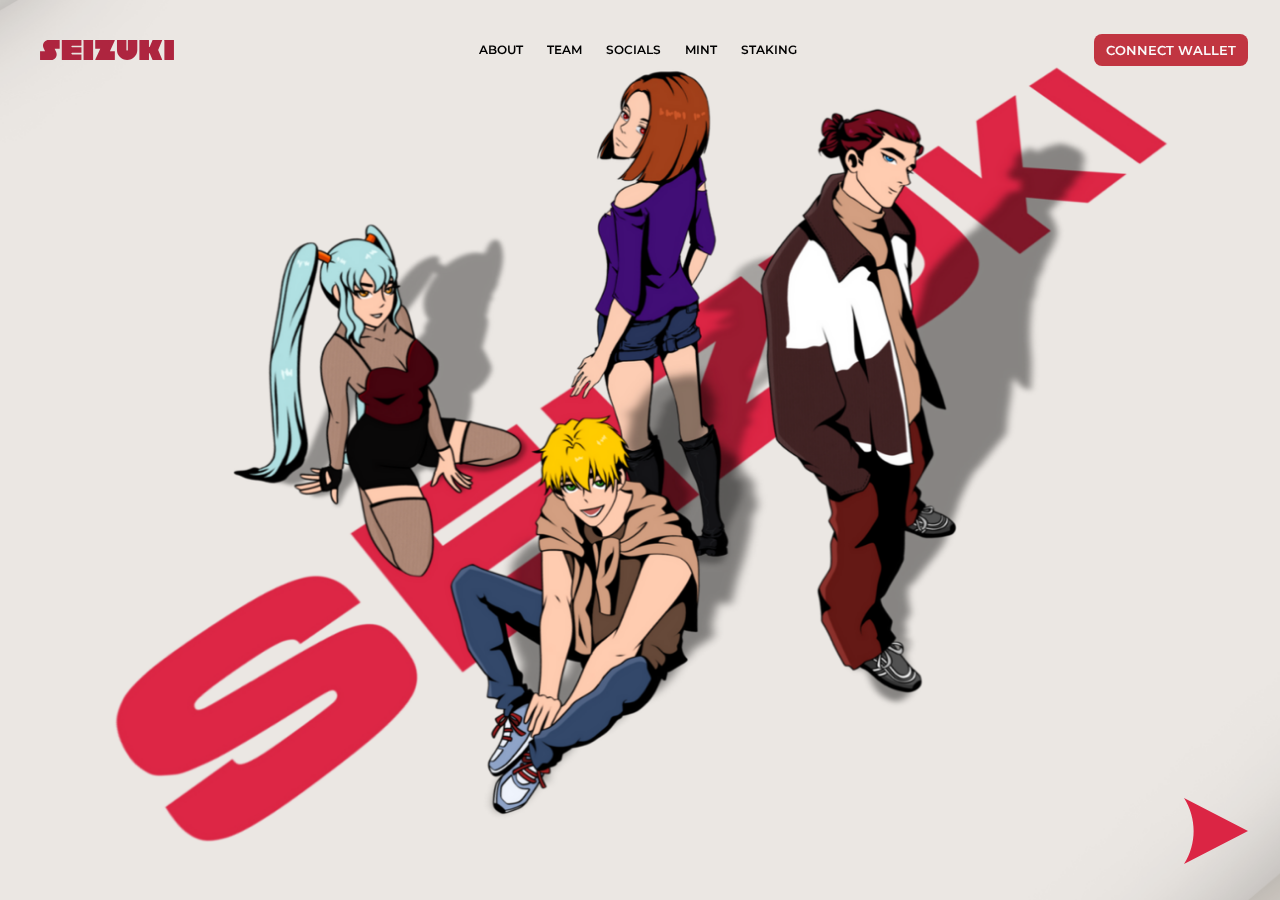
<file: index.html>
<!DOCTYPE html>
<html lang="en">
<head>
    <meta charset="UTF-8">
    <meta name="viewport" content="width=device-width, initial-scale=1.0">
    <title>Seizuki</title>

    <script src="https://code.jquery.com/jquery-3.7.1.min.js" integrity="sha256-/JqT3SQfawRcv/BIHPThkBvs0OEvtFFmqPF/lYI/Cxo=" crossorigin="anonymous"></script>

    <link rel="preconnect" href="https://fonts.googleapis.com">
    <link rel="preconnect" href="https://fonts.gstatic.com" crossorigin>
    <link href="https://fonts.googleapis.com/css2?family=Montserrat:ital,wght@0,100..900;1,100..900&display=swap" rel="stylesheet">

    <link rel="icon" href="img/icon/seizuki_web-icon.svg">

    <link rel="stylesheet" href="css/root.css">
    <link rel="stylesheet" href="css/shared.css">
    <link rel="stylesheet" href="css/index.css">
</head>
<body>
    <nav class="h-box">
        <a id="home-btn" class="h-box" href="">
            <img src="img/icon/seizuki_logo_red.svg">
        </a>
        <div id="page-btns" class="h-box">
            <a class="nav-btn" href="about">About</a>
            <a class="nav-btn" href="team">Team</a>
            <a class="nav-btn" href="socials">Socials</a>
            <a class="nav-btn" href="mint">Mint</a>
            <a class="nav-btn" href="staking">Staking</a>
        </div>
        <button id="connect-btn">Connect Wallet</button>
    </nav>

    <main class="h-box">
        <a id="next-btn" href="about"><img src="img/icon/arrow.svg"></a>

        <div id="connect-box" class="h-box">
            <div id="connect-bg"></div>
            <div id="connect-blur-box" class="blur-box">
                <div id="connect">
                    <div id="connect-hdg" class="h-box">
                        <p>Connect Wallet</p>
                        <img id="close-btn" src="img/icon/close.svg">
                    </div>
                    <hr class="line-1">
                    <div id="connect-body" class="v-box">
                        <p>Use Sei and select a provider to connect your wallet with Seizuki.</p>
                        <div id="connect-choice" class="v-box">
                            <div class="h-box">
                                <div class="connect-network h-box">
                                    <img src="img/icon/sei.svg">
                                    <p>Sei</p>
                                </div>
                            </div>
                            <hr class="line-1">
                            <div id="connect-providers" class="h-box">
                                <div class="connect-provider h-box">
                                    <img src="img/icon/compass.png">
                                    <p>Compass Wallet</p>
                                </div>
                            </div>
                        </div>
                    </div>
                </div>
            </div>
        </div>
    </main>

    <script src="js/shared.js"></script>
</body>
</html>
</file>
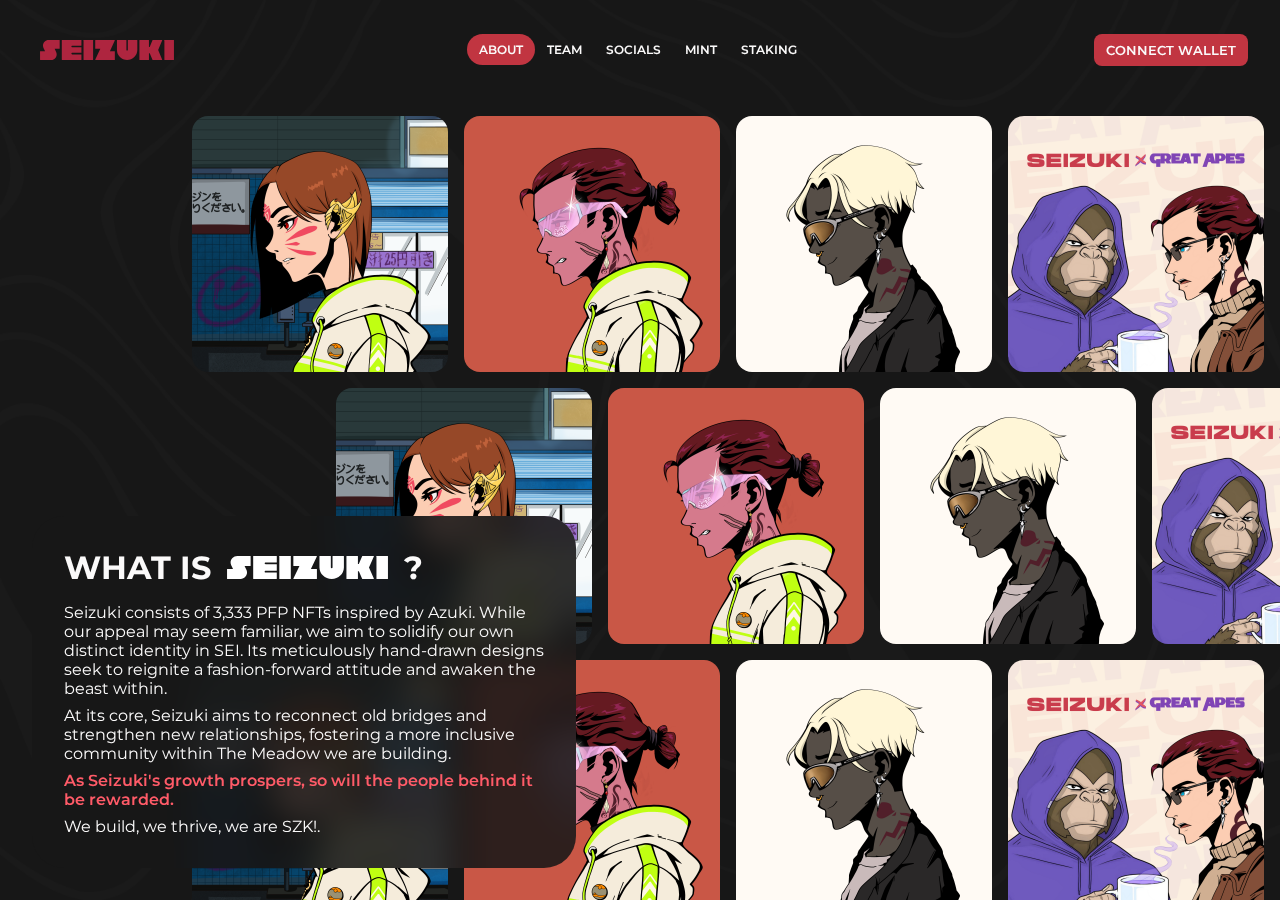
<file: about.html>
<!DOCTYPE html>
<html lang="en">
<head>
    <meta charset="UTF-8">
    <meta name="viewport" content="width=device-width, initial-scale=1.0">
    <title>About Seizuki</title>

    <script src="https://code.jquery.com/jquery-3.7.1.min.js" integrity="sha256-/JqT3SQfawRcv/BIHPThkBvs0OEvtFFmqPF/lYI/Cxo=" crossorigin="anonymous"></script>

    <link rel="preconnect" href="https://fonts.googleapis.com">
    <link rel="preconnect" href="https://fonts.gstatic.com" crossorigin>
    <link href="https://fonts.googleapis.com/css2?family=Montserrat:ital,wght@0,100..900;1,100..900&display=swap" rel="stylesheet">

    <link rel="icon" href="img/icon/seizuki_web-icon.svg">

    <link rel="stylesheet" href="css/root.css">
    <link rel="stylesheet" href="css/shared.css">
    <link rel="stylesheet" href="css/about.css">
</head>
<body>
    <nav class="h-box">
        <a id="home-btn" class="h-box" href="index">
            <img src="img/icon/seizuki_logo_red.svg">
        </a>
        <div id="page-btns" class="h-box">
            <a class="nav-btn-active" href="about">About</a>
            <a class="nav-btn" href="team">Team</a>
            <a class="nav-btn" href="socials">Socials</a>
            <a class="nav-btn" href="mint">Mint</a>
            <a class="nav-btn" href="staking">Staking</a>
        </div>
        <button id="connect-btn">Connect Wallet</button>
    </nav>

    <main class="h-box">
        <div id="about-box" class="v-box">
            <div id="about-hdg" class="h-box">WHAT IS <img src="img/icon/seizuki_logo_white.svg">?</div>
            <div id="about-body" class="v-box">
                <p>
                    Seizuki consists of 3,333 PFP NFTs inspired by Azuki. While our appeal may seem familiar, we aim to solidify our own distinct identity in SEI. Its meticulously hand-drawn designs seek to reignite a fashion-forward attitude and awaken the beast within.
                </p>
                <p>
                    At its core, Seizuki aims to reconnect old bridges and strengthen new relationships, fostering a more inclusive community within The Meadow we are building.
                </p>
                <a href="staking">
                    As Seizuki's growth prospers, so will the people behind it be rewarded.
                </a>
                <p>
                    We build, we thrive, we are SZK!.
                </p>
            </div>
        </div>
        <div id="collage" class="v-box">
            <div class="collage-row">
                <img src="img/model/1.png">
                <img src="img/model/2.png">
                <img src="img/model/3.png">
                <img src="img/model/4.png">
            </div>
            <div class="collage-row collage-row-even">
                <img src="img/model/1.png">
                <img src="img/model/2.png">
                <img src="img/model/3.png">
                <img src="img/model/4.png">
            </div>
            <div class="collage-row">
                <img src="img/model/1.png">
                <img src="img/model/2.png">
                <img src="img/model/3.png">
                <img src="img/model/4.png">
            </div>
            <div class="collage-row collage-row-even">
                <img src="img/model/1.png">
                <img src="img/model/2.png">
                <img src="img/model/3.png">
                <img src="img/model/4.png">
            </div>
            <div class="collage-row">
                <img src="img/model/1.png">
                <img src="img/model/2.png">
                <img src="img/model/3.png">
                <img src="img/model/4.png">
            </div>
            <div class="collage-row collage-row-even">
                <img src="img/model/1.png">
                <img src="img/model/2.png">
                <img src="img/model/3.png">
                <img src="img/model/4.png">
            </div>
            <div class="collage-row">
                <img src="img/model/1.png">
                <img src="img/model/2.png">
                <img src="img/model/3.png">
                <img src="img/model/4.png">
            </div>
            <div class="collage-row collage-row-even">
                <img src="img/model/1.png">
                <img src="img/model/2.png">
                <img src="img/model/3.png">
                <img src="img/model/4.png">
            </div>
        </div>

        <div id="connect-box" class="h-box">
            <div id="connect-bg"></div>
            <div id="connect-blur-box" class="blur-box">
                <div id="connect">
                    <div id="connect-hdg" class="h-box">
                        <p>Connect Wallet</p>
                        <img id="close-btn" src="img/icon/close.svg">
                    </div>
                    <hr class="line-1">
                    <div id="connect-body" class="v-box">
                        <p>Use Sei and select a provider to connect your wallet with Seizuki.</p>
                        <div id="connect-choice" class="v-box">
                            <div class="h-box">
                                <div class="connect-network h-box">
                                    <img src="img/icon/sei.svg">
                                    <p>Sei</p>
                                </div>
                            </div>
                            <hr class="line-1">
                            <div id="connect-providers" class="h-box">
                                <div class="connect-provider h-box">
                                    <img src="img/icon/compass.png">
                                    <p>Compass Wallet</p>
                                </div>
                            </div>
                        </div>
                    </div>
                </div>
            </div>
        </div>
    </main>

    <script src="js/shared.js"></script>
</body>
</html>
</file>
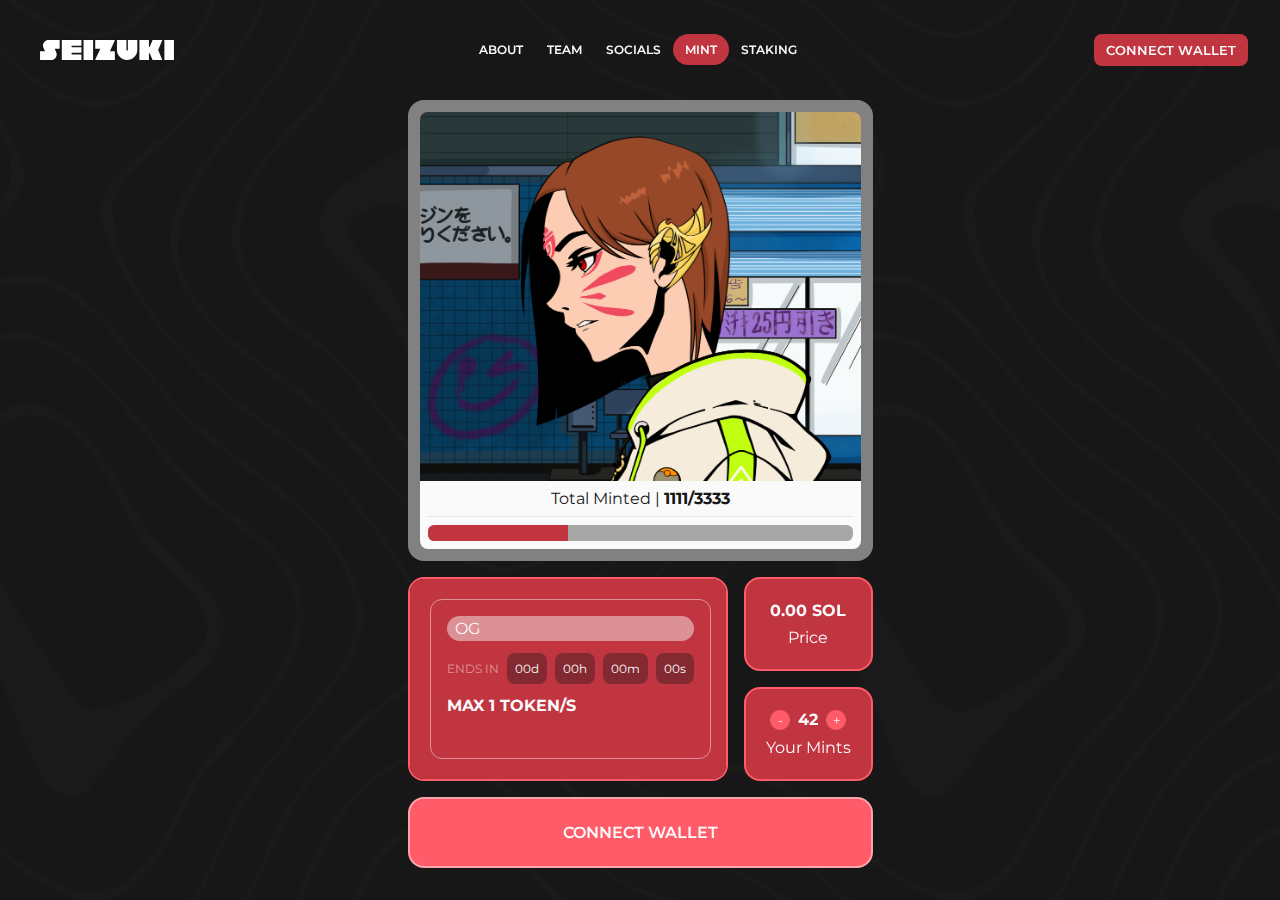
<file: mint.html>
<!DOCTYPE html>
<html lang="en">
<head>
    <meta charset="UTF-8">
    <meta name="viewport" content="width=device-width, initial-scale=1.0">
    <title>Seizuki | Mint</title>

    <script src="https://code.jquery.com/jquery-3.7.1.min.js" integrity="sha256-/JqT3SQfawRcv/BIHPThkBvs0OEvtFFmqPF/lYI/Cxo=" crossorigin="anonymous"></script>

    <link rel="preconnect" href="https://fonts.googleapis.com">
    <link rel="preconnect" href="https://fonts.gstatic.com" crossorigin>
    <link href="https://fonts.googleapis.com/css2?family=Montserrat:ital,wght@0,100..900;1,100..900&display=swap" rel="stylesheet">

    <link rel="icon" href="img/icon/seizuki_web-icon.svg">

    <link rel="stylesheet" href="css/root.css">
    <link rel="stylesheet" href="css/shared.css">
    <link rel="stylesheet" href="css/mint.css">
</head>
<body>
    <nav class="h-box">
        <a id="home-btn" class="h-box" href="/">
            <img src="img/icon/seizuki_logo_white.svg">
        </a>
        <div id="page-btns" class="h-box">
            <a class="nav-btn" href="about">About</a>
            <a class="nav-btn" href="team">Team</a>
            <a class="nav-btn" href="socials">Socials</a>
            <a class="nav-btn-active" href="mint">Mint</a>
            <a class="nav-btn" href="staking">Staking</a>
        </div>
        <button id="connect-btn">Connect Wallet</button>
    </nav>

    <main class="v-box">
        <div id="mint-box" class="v-box">
            <div id="mint-top" class="v-box blur-box">
                <div id="mint-model">
                    <img src="img/model/1.png">
                </div>
                <div id="mint-progress" class="v-box">
                    <p>Total Minted | <b id="current-mints">1111</b><b>/3333</b></p>
                    <hr class="line-1">
                    <div id="mint-bar">
                        <div></div>
                    </div>
                </div>
            </div>
            <div id="mint-bottom" class="v-box">
                <div id="mint-info" class="h-box">
                    <div id="mint-stages" class="h-box">
                        <div class="mint-stage v-box">
                            <p class="mint-title">OG</p>
                            <div class="mint-timer h-box">
                                ENDS IN 
                                <p class="dd">00d</p>
                                <p class="hh">00h</p>
                                <p class="mm">00m</p>
                                <p class="ss">00s</p>
                            </div>
                            <b>MAX 1 TOKEN/S</b>
                        </div>
                        <div class="mint-stage v-box">
                            <p class="mint-title">WL</p>
                            <div class="mint-timer h-box">
                                ENDS IN 
                                <p class="dd">00d</p>
                                <p class="hh">00h</p>
                                <p class="mm">00m</p>
                                <p class="ss">00s</p>
                            </div>
                            <b>MAX 1 TOKEN/S</b>
                        </div>
                        <div class="mint-stage v-box">
                            <p class="mint-title">PUBLIC</p>
                            <div class="mint-timer h-box">
                                ENDS IN 
                                <p class="dd">00d</p>
                                <p class="hh">00h</p>
                                <p class="mm">00m</p>
                                <p class="ss">00s</p>
                            </div>
                            <b>MAX 1 TOKEN/S</b>
                        </div>
                    </div>
                    <div id="mint-nums" class="v-box">
                        <div class="mint-num-box v-box">
                            <b>0.00 SOL</b>
                            <p>Price</p>
                        </div>
                        <div class="mint-num-box v-box">
                            <div class="h-box">
                                <button id="mint-sub">-</button>
                                <b id="your-mints">42</b>
                                <button id="mint-add">+</button>
                            </div>
                            <p>Your Mints</p>
                        </div>
                    </div>
                </div>
                <button id="connect-btn-2">Connect Wallet</button>
            </div>
        </div>

        <div id="connect-box" class="h-box">
            <div id="connect-bg"></div>
            <div id="connect-blur-box" class="blur-box">
                <div id="connect">
                    <div id="connect-hdg" class="h-box">
                        <p>Connect Wallet</p>
                        <img id="close-btn" src="img/icon/close.svg">
                    </div>
                    <hr class="line-1">
                    <div id="connect-body" class="v-box">
                        <p>Use Sei and select a provider to connect your wallet with Seizuki.</p>
                        <div id="connect-choice" class="v-box">
                            <div class="h-box">
                                <div class="connect-network h-box">
                                    <img src="img/icon/sei.svg">
                                    <p>Sei</p>
                                </div>
                            </div>
                            <hr class="line-1">
                            <div id="connect-providers" class="h-box">
                                <div class="connect-provider h-box">
                                    <img src="img/icon/compass.png">
                                    <p>Compass Wallet</p>
                                </div>
                            </div>
                        </div>
                    </div>
                </div>
            </div>
        </div>
    </main>

    <script src="js/shared.js"></script>
    <script src="js/mint.js"></script>
</body>
</html>
</file>
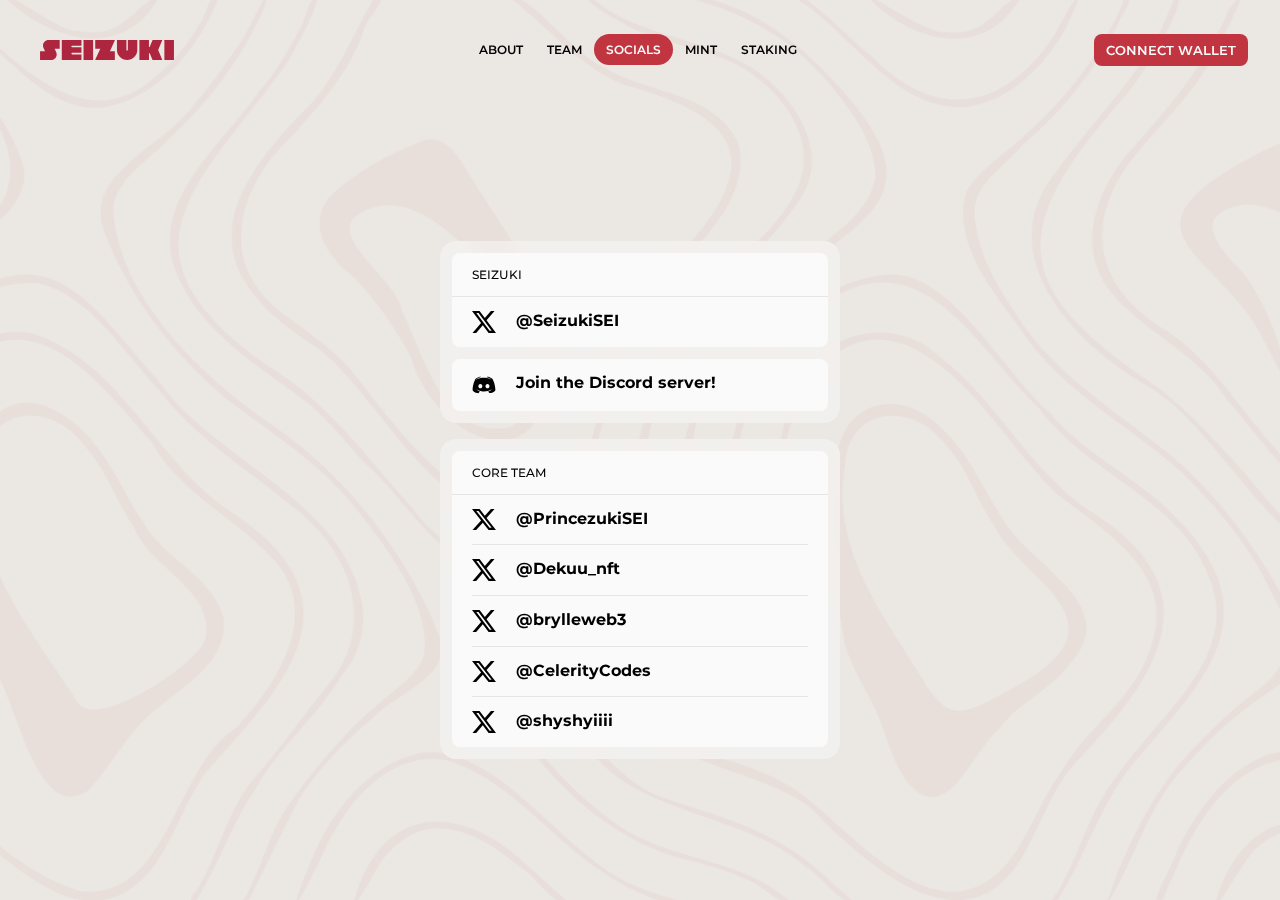
<file: socials.html>
<!DOCTYPE html>
<html lang="en">
<head>
    <meta charset="UTF-8">
    <meta name="viewport" content="width=device-width, initial-scale=1.0">
    <title>Seizuki | Socials</title>

    <script src="https://code.jquery.com/jquery-3.7.1.min.js" integrity="sha256-/JqT3SQfawRcv/BIHPThkBvs0OEvtFFmqPF/lYI/Cxo=" crossorigin="anonymous"></script>

    <link rel="preconnect" href="https://fonts.googleapis.com">
    <link rel="preconnect" href="https://fonts.gstatic.com" crossorigin>
    <link href="https://fonts.googleapis.com/css2?family=Montserrat:ital,wght@0,100..900;1,100..900&display=swap" rel="stylesheet">

    <link rel="icon" href="img/icon/seizuki_web-icon.svg">

    <link rel="stylesheet" href="css/root.css">
    <link rel="stylesheet" href="css/shared.css">
    <link rel="stylesheet" href="css/socials.css">
</head>
<body>
    <nav class="h-box">
        <a id="home-btn" class="h-box" href="index">
            <img src="img/icon/seizuki_logo_red.svg">
        </a>
        <div id="page-btns" class="h-box">
            <a class="nav-btn" href="about">About</a>
            <a class="nav-btn" href="team">Team</a>
            <a class="nav-btn-active" href="socials">Socials</a>
            <a class="nav-btn" href="mint">Mint</a>
            <a class="nav-btn" href="staking">Staking</a>
        </div>
        <button id="connect-btn">Connect Wallet</button>
    </nav>

    <main class="v-box">
        <div class="socials-blur-box blur-box">
            <div class="socials-box v-box">
                <div class="socials-cluster v-box">
                    <p class="socials-title">Seizuki</p>
                    <hr class="line-1">
                    <a href="https://x.com/SeizukiSEI?s=20">
                        <div class="socials-item h-box">
                            <img src="img/icon/x.svg">
                            <p>@SeizukiSEI</p>
                        </div>
                    </a>
                </div>
                <div class="socials-cluster v-box">
                    <a href="https://x.com/SeizukiSEI?s=20">
                        <div class="socials-item h-box">
                            <img src="img/icon/discord.svg">
                            <p>Join the Discord server!</p>
                        </div>
                    </a>
                </div>
            </div>
        </div>
        <div class="socials-blur-box blur-box">
            <div class="socials-box v-box">
                <div class="socials-cluster v-box">
                    <p class="socials-title">Core Team</p>
                    <hr class="line-1">
                    <a href="https://x.com/PrincezukiSEI?s=20">
                        <div class="socials-item h-box">
                            <img src="img/icon/x.svg">
                            <p>@PrincezukiSEI</p>
                        </div>
                    </a>
                    <hr class="line-2">
                    <a href="https://x.com/Dekuu_nft?s=20">
                        <div class="socials-item h-box">
                            <img src="img/icon/x.svg">
                            <p>@Dekuu_nft</p>
                        </div>
                    </a>
                    <hr class="line-2">
                    <a href="https://x.com/brylleweb3?s=20">
                        <div class="socials-item h-box">
                            <img src="img/icon/x.svg">
                            <p>@brylleweb3</p>
                        </div>
                    </a>
                    <hr class="line-2">
                    <a href="https://x.com/CelerityCodes?s=20">
                        <div class="socials-item h-box">
                            <img src="img/icon/x.svg">
                            <p>@CelerityCodes</p>
                        </div>
                    </a>
                    <hr class="line-2">
                    <a href="https://x.com/shyshyiiii?s=20">
                        <div class="socials-item h-box">
                            <img src="img/icon/x.svg">
                            <p>@shyshyiiii</p>
                        </div>
                    </a>
                </div>
            </div>
        </div>

        <div id="connect-box" class="h-box">
            <div id="connect-bg"></div>
            <div id="connect-blur-box" class="blur-box">
                <div id="connect">
                    <div id="connect-hdg" class="h-box">
                        <p>Connect Wallet</p>
                        <img id="close-btn" src="img/icon/close.svg">
                    </div>
                    <hr class="line-1">
                    <div id="connect-body" class="v-box">
                        <p>Use Sei and select a provider to connect your wallet with Seizuki.</p>
                        <div id="connect-choice" class="v-box">
                            <div class="h-box">
                                <div class="connect-network h-box">
                                    <img src="img/icon/sei.svg">
                                    <p>Sei</p>
                                </div>
                            </div>
                            <hr class="line-1">
                            <div id="connect-providers" class="h-box">
                                <div class="connect-provider h-box">
                                    <img src="img/icon/compass.png">
                                    <p>Compass Wallet</p>
                                </div>
                            </div>
                        </div>
                    </div>
                </div>
            </div>
        </div>
    </main>

    <script src="js/shared.js"></script>
</body>
</html>
</file>
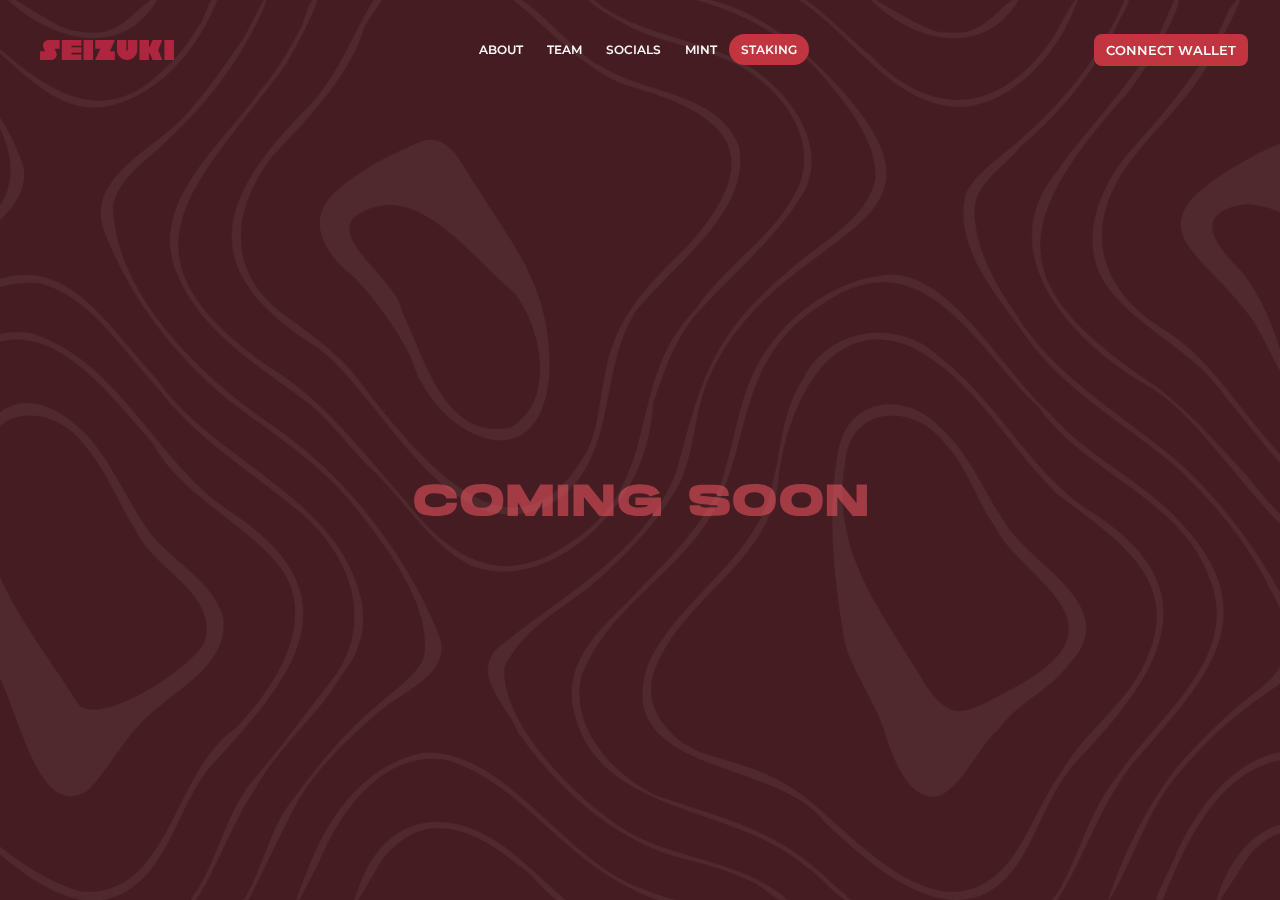
<file: staking.html>
<!DOCTYPE html>
<html lang="en">
<head>
    <meta charset="UTF-8">
    <meta name="viewport" content="width=device-width, initial-scale=1.0">
    <title>Seizuki | Staking</title>

    <script src="https://code.jquery.com/jquery-3.7.1.min.js" integrity="sha256-/JqT3SQfawRcv/BIHPThkBvs0OEvtFFmqPF/lYI/Cxo=" crossorigin="anonymous"></script>

    <link rel="preconnect" href="https://fonts.googleapis.com">
    <link rel="preconnect" href="https://fonts.gstatic.com" crossorigin>
    <link href="https://fonts.googleapis.com/css2?family=Montserrat:ital,wght@0,100..900;1,100..900&display=swap" rel="stylesheet">

    <link rel="icon" href="img/icon/seizuki_web-icon.svg">

    <link rel="stylesheet" href="css/root.css">
    <link rel="stylesheet" href="css/shared.css">
    <link rel="stylesheet" href="css/staking.css">
</head>
<body>
    <nav class="h-box">
        <a id="home-btn" class="h-box" href="/">
            <img src="img/icon/seizuki_logo_red.svg">
        </a>
        <div id="page-btns" class="h-box">
            <a class="nav-btn" href="about">About</a>
            <a class="nav-btn" href="team">Team</a>
            <a class="nav-btn" href="socials">Socials</a>
            <a class="nav-btn" href="mint">Mint</a>
            <a class="nav-btn-active" href="staking">Staking</a>
        </div>
        <button id="connect-btn">Connect Wallet</button>
    </nav>

    <main class="h-box">
        <img id="coming-soon-txt" src="img/txt_coming-soon.svg">

        <div id="connect-box" class="h-box">
            <div id="connect-bg"></div>
            <div id="connect-blur-box" class="blur-box">
                <div id="connect">
                    <div id="connect-hdg" class="h-box">
                        <p>Connect Wallet</p>
                        <img id="close-btn" src="img/icon/close.svg">
                    </div>
                    <hr class="line-1">
                    <div id="connect-body" class="v-box">
                        <p>Use Sei and select a provider to connect your wallet with Seizuki.</p>
                        <div id="connect-choice" class="v-box">
                            <div class="h-box">
                                <div class="connect-network h-box">
                                    <img src="img/icon/sei.svg">
                                    <p>Sei</p>
                                </div>
                            </div>
                            <hr class="line-1">
                            <div id="connect-providers" class="h-box">
                                <div class="connect-provider h-box">
                                    <img src="img/icon/compass.png">
                                    <p>Compass Wallet</p>
                                </div>
                            </div>
                        </div>
                    </div>
                </div>
            </div>
        </div>
    </main>

    <script src="js/shared.js"></script>
</body>
</html>
</file>
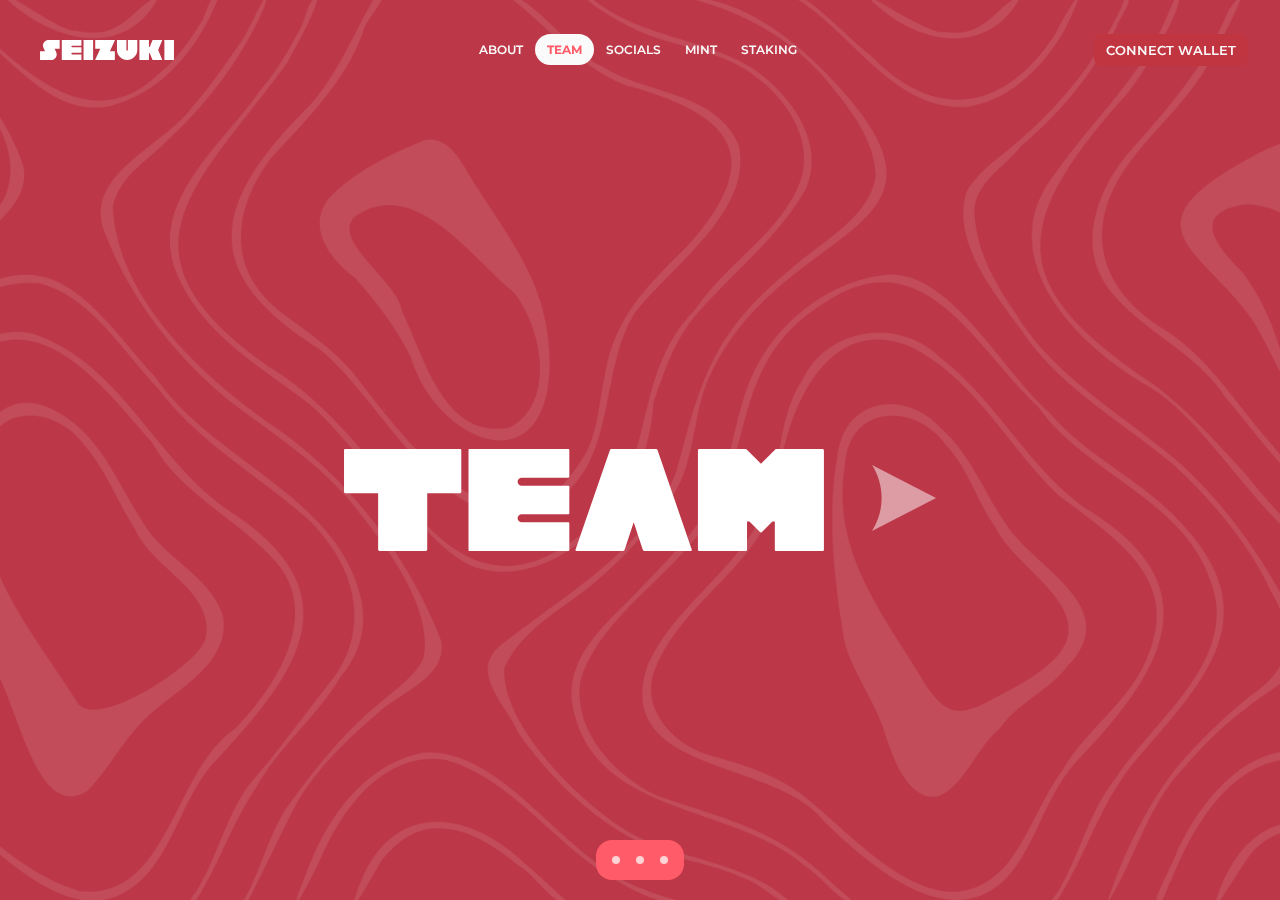
<file: team.html>
<!DOCTYPE html>
<html lang="en">
<head>
    <meta charset="UTF-8">
    <meta name="viewport" content="width=device-width, initial-scale=1.0">
    <title>Seizuki | Team</title>

    <script src="https://code.jquery.com/jquery-3.7.1.min.js" integrity="sha256-/JqT3SQfawRcv/BIHPThkBvs0OEvtFFmqPF/lYI/Cxo=" crossorigin="anonymous"></script>

    <link rel="preconnect" href="https://fonts.googleapis.com">
    <link rel="preconnect" href="https://fonts.gstatic.com" crossorigin>
    <link href="https://fonts.googleapis.com/css2?family=Montserrat:ital,wght@0,100..900;1,100..900&display=swap" rel="stylesheet">

    <link rel="icon" href="img/icon/seizuki_web-icon.svg">

    <link rel="stylesheet" href="css/root.css">
    <link rel="stylesheet" href="css/shared.css">
    <link rel="stylesheet" href="css/team.css">
</head>
<body>
    <nav class="h-box">
        <a id="home-btn" class="h-box" href="index">
            <img src="img/icon/seizuki_logo_red.svg">
        </a>
        <div id="page-btns" class="h-box">
            <a class="nav-btn" href="about">About</a>
            <a class="nav-btn-active" href="team">Team</a>
            <a class="nav-btn" href="socials">Socials</a>
            <a class="nav-btn" href="mint">Mint</a>
            <a class="nav-btn" href="staking">Staking</a>
        </div>
        <button id="connect-btn">Connect Wallet</button>
    </nav>

    <main class="h-box">
        <div id="team-box">
            <div id="team-slider" class="h-box">
                <div id="title">
                    <img id="team-text" src="img/icon/team.svg">
                    <a href="#core-team"><img id="team-arrow" src="img/icon/arrow.svg"></a>
                </div>
                <div id="core-team">
                    <div class="member-card-box blur-box h-box">
                        <div class="member-card v-box">
                            <img class="member-img" src="img/model/1.png">
                            <div class="member-text v-box">
                                <p class="member-role">Founder</p>
                                <p class="member-name">Princezuki</p>
                                <p class="member-desc">
                                    Princezuki, the visionary founder of SEIZUKI, embodies the spirit of innovation and forward-thinking. 
                                </p>
                            </div>
                            <img class="member-zodiac" src="img/zodiac/sagittarius.png">
                        </div>
                    </div>
                    <div class="member-card-box blur-box h-box">
                        <div class="member-card v-box">
                            <img class="member-img" src="img/model/1.png">
                            <div class="member-text v-box">
                                <p class="member-role">Marketing</p>
                                <p class="member-name">JellyNFT</p>
                                <p class="member-desc">
                                    With a focus on stability and practicality, Jelly ensures that SZK's message resonates with the community, building trust and fostering growth.
                                </p>
                            </div>
                            <img class="member-zodiac" src="img/zodiac/taurus.png">
                        </div>
                    </div>
                    <div class="member-card-box blur-box h-box">
                        <div class="member-card v-box">
                            <img class="member-img" src="img/model/1.png">
                            <div class="member-text v-box">
                                <p class="member-role">Marketing</p>
                                <p class="member-name">Dekuu</p>
                                <p class="member-desc">
                                    Dekuu is a wonderer who's committed on his own path towards the eudaimonia the SEI ecosystem.
                                </p>
                            </div>
                            <img class="member-zodiac" src="img/zodiac/aquarius.png">
                        </div>
                    </div>
                    <div class="member-card-box blur-box h-box">
                        <div class="member-card v-box">
                            <img class="member-img" src="img/model/1.png">
                            <div class="member-text v-box">
                                <p class="member-role">Marketing</p>
                                <p class="member-name">Brylle</p>
                                <p class="member-desc">
                                    Brylle is a brave soul that dared to conquer and overcome the difficulties in SEI's world
                                </p>
                            </div>
                            <img class="member-zodiac" src="img/zodiac/virgo.png">
                        </div>
                    </div>
                    <div class="member-card-box blur-box h-box">
                        <div class="member-card v-box">
                            <img class="member-img" src="img/model/1.png">
                            <div class="member-text v-box">
                                <p class="member-role">Marketing</p>
                                <p class="member-name">Hashi</p>
                                <p class="member-desc">
                                    Hashi's fresh perspective and spontaneous ideas enspirits SZK's vision of bringing people together.
                                </p>
                            </div>
                            <img class="member-zodiac" src="img/zodiac/capricorn.png">
                        </div>
                    </div><div class="member-card-box blur-box h-box">
                        <div class="member-card v-box">
                            <img class="member-img" src="img/model/1.png">
                            <div class="member-text v-box">
                                <p class="member-role">Developer</p>
                                <p class="member-name">Celerity</p>
                                <p class="member-desc">
                                    Celerity's disciplined and ambitious nature give him an edge at what he does, while still having being fun.
                                </p>
                            </div>
                            <img class="member-zodiac" src="img/zodiac/capricorn.png">
                        </div>
                    </div>
                    <div class="member-card-box blur-box h-box">
                        <div class="member-card v-box">
                            <img class="member-img" src="img/model/1.png">
                            <div class="member-text v-box">
                                <p class="member-role">Artist</p>
                                <p class="member-name">Shyee</p>
                                <p class="member-desc">
                                    An artist with nothing but her ideas, judgements and a pen, Shyee's creativity brought Princezuki's vision of SEIZUKI to life. 
                                </p>
                            </div>
                            <img class="member-zodiac" src="img/zodiac/virgo.png">
                        </div>
                    </div>
                </div>
                <div id="assistants">
                    <div class="member-card-box-small blur-box h-box">
                        <div class="member-card v-box">
                            <img class="member-img" src="img/model/1.png">
                            <div class="member-text-small v-box">
                                <p class="member-role">Assistant</p>
                                <p class="member-name">Mouse</p>
                            </div>
                            <img class="member-zodiac" src="img/zodiac/capricorn.png">
                        </div>
                    </div>
                    <div class="member-card-box-small blur-box h-box">
                        <div class="member-card v-box">
                            <img class="member-img" src="img/model/1.png">
                            <div class="member-text-small v-box">
                                <p class="member-role">Assistant</p>
                                <p class="member-name">Miri</p>
                            </div>
                            <img class="member-zodiac" src="img/zodiac/pisces.png">
                        </div>
                    </div>
                    <div class="member-card-box-small blur-box h-box">
                        <div class="member-card v-box">
                            <img class="member-img" src="img/model/1.png">
                            <div class="member-text-small v-box">
                                <p class="member-role">Assistant</p>
                                <p class="member-name">Wintersnow</p>
                            </div>
                            <img class="member-zodiac" src="img/zodiac/cancer.png">
                        </div>
                    </div>
                    <div class="member-card-box-small blur-box h-box">
                        <div class="member-card v-box">
                            <img class="member-img" src="img/model/1.png">
                            <div class="member-text v-box">
                                <p class="member-role">Assistant</p>
                                <p class="member-name">Klee</p>
                            </div>
                            <img class="member-zodiac" src="img/zodiac/aries.png">
                        </div>
                    </div>
                </div>
            </div>
            
            <div id="team-slider-nav">
                <a href="#title"></a>
                <a href="#core-team"></a>
                <a href="#assistants"></a>
            </div>
        </div>

        <div id="connect-box" class="h-box">
            <div id="connect-bg"></div>
            <div id="connect-blur-box" class="blur-box">
                <div id="connect">
                    <div id="connect-hdg" class="h-box">
                        <p>Connect Wallet</p>
                        <img id="close-btn" src="img/icon/close.svg">
                    </div>
                    <hr class="line-1">
                    <div id="connect-body" class="v-box">
                        <p>Use Sei and select a provider to connect your wallet with Seizuki.</p>
                        <div id="connect-choice" class="v-box">
                            <div class="h-box">
                                <div class="connect-network h-box">
                                    <img src="img/icon/sei.svg">
                                    <p>Sei</p>
                                </div>
                            </div>
                            <hr class="line-1">
                            <div id="connect-providers" class="h-box">
                                <div class="connect-provider h-box">
                                    <img src="img/icon/compass.png">
                                    <p>Compass Wallet</p>
                                </div>
                            </div>
                        </div>
                    </div>
                </div>
            </div>
        </div>
    </main>

    <script src="js/shared.js"></script>
    <script src="js/team.js"></script>
</body>
</html>
</file>
<file: css/root.css>
:root {
    --white-alpha: #fbfafa77;
    --white-alpha2: #fbfafa1c;
    --white: #fbfafa;
    --black: #171717;
    --black-alpha: #17171717;
    --black-alpha2: #1717175d;
    --black-alpha3: #171717de;
    --gray: #2F2F2F;
    --gray-light: #434343;
    --primary: #c13541;
    --primary-light: #ff5b68;
    --primary-dark: #660e16;
    --success: #b0ffa0d0;
    --bg: #ebe7e3;
}
</file>
<file: css/shared.css>
* {
    margin: 0;
    padding: 0;
    box-sizing: border-box;
    border: 0 solid;
    font-family: "Montserrat";
    transition: all 0.15s;
}

::-webkit-scrollbar {
    width: 1rem;
} ::-webkit-scrollbar-track {
    background-color: transparent;
} ::-webkit-scrollbar-thumb {
    background-color: var(--primary-light);
    border-radius: 1rem;
    border: 0.35rem solid transparent;
    background-clip: content-box;
} 

.v-box {
    display: flex;
    flex-direction: column;
}

.h-box {
    display: flex;
}

html {
    height: 100%;
}

body {
    flex: 1;
    display: flex;
    width: 100%;
    height: 100%;
}

main {
    margin-top: 6.25rem;
    flex: 1;
    width: 100%;
}

a {
    color: inherit;
    text-decoration: none;
}

button {
    cursor: pointer;
}

nav {
    gap: 1rem;
    position: fixed;
    padding: 2rem;
    left: 0;
    right: 0;
    top: 0;
    justify-content: space-between;
    align-items: center;
}

#home-btn {
    padding: 0.5rem;
    height: 100%;
    border-radius: 0.5rem;
    cursor: pointer;
} #home-btn:hover {
    background-color: var(--primary);
} #home-btn:hover img {
    filter: brightness(10);
}

#home-btn img {
    max-height: 1.25rem;
    height: 100%;
    width: 100%;
}

.nav-btn, .nav-btn-active {
    display: flex;
    justify-content: center;
    align-items: center;
    text-transform: uppercase;
    font-weight: 600;
    font-size: 0.75rem;
    padding: 0.5rem 0.75rem;
    border-radius: 9999rem;
} .nav-btn:hover {
    background-color: var(--white);
} .nav-btn-active {
    background-color: var(--primary);
    color: var(--white);
    pointer-events: none;
    cursor: default;
}

#connect-btn {
    text-wrap: nowrap;
    text-transform: uppercase;
    background-color: var(--primary);
    color: var(--white);
    font-weight: 600;
    padding: 0.5rem 0.75rem;
    border-radius: 0.5rem;
} #connect-btn:hover {
    opacity: 0.75;
}

.blur-box {
    display: flex;
    background-color: var(--white-alpha);
    backdrop-filter: blur(0.75rem);
    border-radius: 1rem;
    padding: 0.75rem;
    gap: 0.75rem;
}

.blur-box > div {
    border-radius: 0.75rem;
}

.line-1 {
    border: none;
    border-top: 0.0625rem solid var(--black-alpha);
}

.line-2 {
    margin: 0px 1.25rem;
    border: none;
    border-top: 0.0625rem solid var(--black-alpha);
}

#connect-box {
    opacity: 0;
    position: fixed;
    align-items: center;
    justify-content: center;
    pointer-events: none;
    top: 0;
    left: 0;
    right: 0;
    bottom: 0;
    transition: opacity 0.3s ease;
}

#connect-bg {
    width: 100%;
    height: 100%;
    position: absolute;
    background-color: var(--black-alpha2);
}

#connect {
    background-color: var(--white);
    max-width: 24rem;    
}

#connect-hdg {
    text-transform: uppercase;
    font-weight: 700;
    font-size: 1.25rem;
    justify-content: space-between;
    padding: 1rem 1.5rem;
}

#connect-hdg img {
    width: 0.875rem;
    cursor: pointer;
}

#connect-body {
    padding: 1.5rem;
    gap: 1rem;
}

#connect-choice {
    border: 0.0625rem solid var(--black-alpha);
    border-radius: 0.5rem;
}

.connect-network {
    padding: 0.75rem 1rem;
    gap: 0.5rem;
    align-items: center;
    border-bottom: 0.1875rem solid var(--primary);
    cursor: pointer;
} .connect-network:hover {
    background-color: var(--black-alpha);
}

.connect-network img {
    width: 1.25rem;
}

#connect-providers {
    padding: 1rem;
}

.connect-provider {
    flex: 1;
    padding: 0.875rem;
    border: 0.0625rem solid var(--black-alpha);
    border-radius: 0.5rem;
    align-items: center;
    gap: 1rem;
    cursor: pointer;
} .connect-provider:hover {
    background-color: var(--black-alpha);
}

.connect-provider img {
    width: 2.5rem;
    border-radius: 0.5rem;
}

@media only screen and (max-width: 715px) {
    nav {
        padding: 1rem;
        flex-direction: column;
        justify-content: center;
    }

    .nav-btn, .nav-btn-active {
        font-size: 0.625rem;
    }
    
    #connect-btn {
        display: none;
    }
}

@media only screen and (max-width: 450px) {
    #connect-blur-box {
        position: fixed;
        left: 1.25rem;
        right: 1.25rem;
    }

    #connect {
        max-width: none;
        width: 100%;
    }
}
</file>
<file: css/index.css>
body {
    background: url("../img/bg/splash.png") no-repeat fixed;
    background-size: cover;
    background-position: center center;
}

#next-btn {
    position: fixed;
    bottom: 2rem;
    right: 2rem;
    width: 4rem;
} #next-btn:hover {
    opacity: 0.75;
}
</file>
<file: css/about.css>
body {
    background: url("../img/bg/black.png") no-repeat fixed;
    background-position: center center;
    background-size: cover;
}

.nav-btn {
    color: var(--white);
} .nav-btn:hover {
    color: var(--black);
}

main {
    justify-content: flex-end;
}

#about-box {
    background-color: var(--black-alpha3);
    padding: 2rem;
    border-radius: 2rem;
    backdrop-filter: blur(1rem);
    --webkit-backdrop-filter: blur(1rem);
    color: var(--white);
    position: fixed;
    bottom: 2rem;
    left: 2rem;
    gap: 1rem;
}

#about-hdg {
    font-size: 2rem;
    font-weight: 700;
    align-items: center;
    text-wrap: nowrap;
    gap: 1rem;
}

#about-hdg img {
    max-height: 1.5rem;
}

#about-body {
    max-width: 30rem;
    gap: 0.5rem;
}

#about-body a {
    color: var(--primary-light);
    font-weight: 600;
} #about-body a:hover {
    color: var(--primary);
}

#collage {
    gap: 1rem;
    align-items: flex-end;
    padding: 1rem;
    overflow-y: scroll;
    overflow-x: hidden;
}

.collage-row {
    display: flex;
    justify-content: flex-end;
    gap: 1rem;
} .collage-row img {
    max-width: 16rem;
    aspect-ratio: 1;
    border-radius: 1rem;
    cursor: pointer;
} .collage-row img:hover {
    opacity: 0.5;
}

.collage-row-even {
    margin-right: -9rem;
}

@media only screen and (max-width: 1250px) {
    #about-box {
        right: 2rem;
    }

    #about-hdg {
        display: none;
    }
}
</file>
<file: css/mint.css>
body {
    background: url("../img/bg/black.png") no-repeat fixed;
    background-position: center center;
    background-size: cover;
}

.nav-btn {
    color: var(--white);
} .nav-btn:hover {
    color: var(--black);
}

main {
    justify-content: flex-start;
    align-items: center;
    padding-bottom: 2rem;
}

#mint-box {
    color: var(--white);
    flex: 1;
    height: 100%;
    gap: 1rem;
}

#mint-box button {
    color: var(--white);
}

#mint-top {
    width: 100%;
    height: 60%;
    gap: 0;
}

#mint-model {
    flex: 1;
    aspect-ratio: 1;
    width: 100%;
    height: 100%;
    border-radius: 0.5rem 0.5rem 0 0;
    background-color: var(--primary);
    overflow: hidden;
}

#mint-model img {
    aspect-ratio: 1;
    object-fit: cover;
    width: 100%;
    height: 100%;
}

#mint-progress {
    flex: 0;
    text-align: center;
    width: 100%;
    height: 100%;
    border-radius: 0 0  0.5rem 0.5rem;
    gap: 0.5rem;
    background-color: var(--white);
    padding: 0.5rem;
}

#mint-progress p, #mint-progress b {
    color: var(--black);
}

#mint-bar {
    width: 100%;
    background-color: var(--black-alpha2);
    border-radius: 0.4rem;
    overflow: hidden;
    cursor: pointer;
} #mint-bar:hover {
    opacity: 0.75;
}

#mint-bar div {
    width: 33%;
    background-color: var(--primary);
    padding: 0.5rem;
}

#mint-bottom {
    height: 45%;
    gap: 1rem;
}

#mint-info {
    flex: 1;
    gap: 1rem;
}

#mint-stages {
    width: 70%;
    max-width: 20rem;
    background-color: var(--primary);
    border-radius: 1rem;
    padding: 1.25rem;
    border: 0.125rem solid var(--primary-light);
    gap: 1rem;
    overflow-x: scroll;
}

.mint-stage {
    gap: 0.75rem;
    padding: 1rem;
    border: 0.0625rem solid var(--white-alpha);
    border-radius: 0.75rem;
    cursor: pointer;
} .mint-stage:hover {
    background-color: var(--white-alpha);
}

.mint-title {
    padding: 0.2rem 0.5rem;
    background-color: var(--white-alpha);
    border-radius: 9999px;
}

.mint-timer {
    font-size: 0.75rem;
    text-wrap: nowrap;
    gap: 0.5rem;
    color: var(--white-alpha);
    align-items: center;
}

.mint-timer p {
    color: var(--white);
    padding: 0.5rem;
    background-color: var(--black-alpha2);
    border-radius: 0.5rem;
}

#mint-nums {
    width: 30%;
    flex: 1;
    gap: 1rem;
}

.mint-num-box {
    flex: 1;
    align-items: center;
    justify-content: center;
    background-color: var(--primary);
    padding: 1.25rem;
    border-radius: 1rem;
    gap: 0.5rem;
    border: 0.125rem solid var(--primary-light);
    text-align: center;
}

.mint-num-box .h-box {
    gap: 0.5rem;
}

.mint-num-box button {
    aspect-ratio: 1;
    width: 1.25rem;
    display: flex;
    align-items: center;
    justify-content: center;
    background-color: var(--primary-light);
    border-radius: 50%;
} .mint-num-box button:hover {
    background-color: var(--white-alpha);
}

#connect-btn-2 {
    font-weight: 600;
    font-size: 1rem;
    text-transform: uppercase;
    background-color: var(--primary-light);
    padding: 1.5rem 2rem;
    border-radius: 1rem;
    border: 0.125rem solid var(--white-alpha);
} #connect-btn-2:hover {
    background-color: var(--primary);
}

@media only screen and (max-width: 500px) {
    #mint-box {
        width: 100%;
        padding: 1rem;
    }

    .mint-num-box {
        overflow: hidden;
    }
}
</file>
<file: css/socials.css>
body {
    background: url("../img/bg/beige.png") no-repeat fixed;
    background-position: center center;
    background-size: cover;
}

main {
    align-items: center;
    justify-content: center;
    gap: 1rem;
}

.socials-blur-box {
    max-width: 25rem;
    width: 100%;
}

.socials-box {
    gap: 0.75rem;
    width: 100%;
}

.socials-cluster {
    background-color: var(--white);
    border-radius: 0.5rem;
    overflow: hidden;
}

.socials-title {
    text-transform: uppercase;
    font-size: 0.75rem;
    padding: 0.875rem 1.25rem;
    font-weight: 500;
}

.socials-item {
    gap: 1.25rem;
    padding: 0.875rem 1.25rem;
} .socials-item:hover {
    background-color: var(--black-alpha);
}

.socials-item img {
    width: 1.5rem;
}

.socials-item p {
    font-weight: 700;
}
</file>
<file: css/staking.css>
body {
    background: url("../img/bg/dark-red.png") no-repeat fixed;
    background-position: center center;
    background-size: cover;
}

main {
    align-items: center;
    justify-content: center;
}

.nav-btn {
    color: var(--white);
} .nav-btn:hover {
    color: var(--black);
}

#coming-soon-txt {
    height: 2rem;
    opacity: 0.5;
}

@media only screen and (max-width: 500px) {
    #coming-soon-txt {
        width: 100%;
        padding: 0 1rem;
        opacity: 0.5;
    }
}
</file>
<file: css/team.css>
body {
    background: url("../img/bg/red.png") no-repeat fixed;
    background-position: center center;
    background-size: cover;
}

nav {
    color: var(--white);
}

.nav-btn-active {
    background-color: var(--white);
    color: var(--primary-light);
    font-weight: 700;
} .nav-btn:hover {
    color: var(--black);
}

#home-btn img{
    filter: brightness(10);
} #home-btn:hover {
    background-color: var(--white);
} #home-btn:hover img {
    filter: brightness(1);
}

#box {
    width: 100%;
    height: 100%;
}

#team-box {
    padding: 2rem;
    position: relative;
    width: 100%;
    height: 100%;
}

#team-slider {
    width: 100%;
    height: 100%;
    scroll-snap-type: x mandatory;
    scroll-behavior: smooth;
    overflow-x: hidden;
}

#title, #core-team, #assistants {
    display: flex;
    justify-content: center;
    align-items: center;
    width: 100%;
    flex: 1 0 100%;
    scroll-snap-align: start;
    gap: 1rem;
}

#team-slider-nav {
    display: flex;
    column-gap: 1rem;
    position: absolute;
    bottom: 1.25rem;
    background: var(--primary-light);
    padding: 1rem;
    border-radius: 1rem;
    left: 50%;
    transform: translateX(-50%);
    z-index: 1;
}

#team-slider-nav a {
    width: 0.5rem;
    height: 0.5rem;
    border-radius: 50%;
    background-color: var(--white);
    opacity: 0.75;
    transition: opacity ease-in-out 250ms;
} #team-slider-nav a:hover {
    opacity: 1;
}

#title {
    gap: 3rem;
}

#team-text {
    width: 30rem;
}

#team-arrow {
    width: 4rem;
    filter: brightness(10);
    opacity: 0.5;
    cursor: pointer;
} #team-arrow:hover {
    opacity: 1;
}

.member-card-box, .member-card-box-small {
    max-width: 13.75rem;
    max-height: 30rem;
    height: 100%;
}

.member-card, .member-card-small {
    justify-content: center;
    align-items: center;
    height: 100%;
    background-color: var(--white);
    padding: 1rem;
    overflow: hidden;
    position: relative;
    gap: 0.75rem;
}

.member-text {
    color: var(--black);
    flex: 1;
    align-items: center;
    gap: 0.5rem;
}

.member-img {
    z-index: 1;
    width: 100%;
    border-radius: 0.75rem;
}

.member-role {
    z-index: 1;
    text-transform: uppercase;
    font-size: 0.75rem;
    font-weight: 600;
    color: var(--primary-light);
}

.member-name {
    z-index: 1;
    line-height: 0.75;
    font-weight: 800;
    font-size: 1.5rem;
}

.member-desc {
    z-index: 1;
    text-align: center;
    margin-top: 0.75rem;
    font-weight: 500;
    font-size: 0.875rem;
}

.member-zodiac {
    width: 2rem;
    bottom: 1.25rem;
    justify-self: flex-end;
}

.member-card-box-small {
    height: auto;
}

.member-text-small {
    flex: 1;
    display: flex;
    align-items: center;
    gap: 0.5rem;
}

.member-text-small .member-name {
    font-size: 1.25rem;
}

@media only screen and (max-width: 1250px) {
    #team-slider {
        flex-direction: column;
        scroll-snap-type: y mandatory;
        scroll-behavior: smooth;
        overflow-x: hidden;
    }

    #title, #core-team, #assistants {
        flex-direction: column;
    }
}

@media only screen and (max-width: 600px) {
    #team-text {
        width: 100%;
    }
}
</file>
